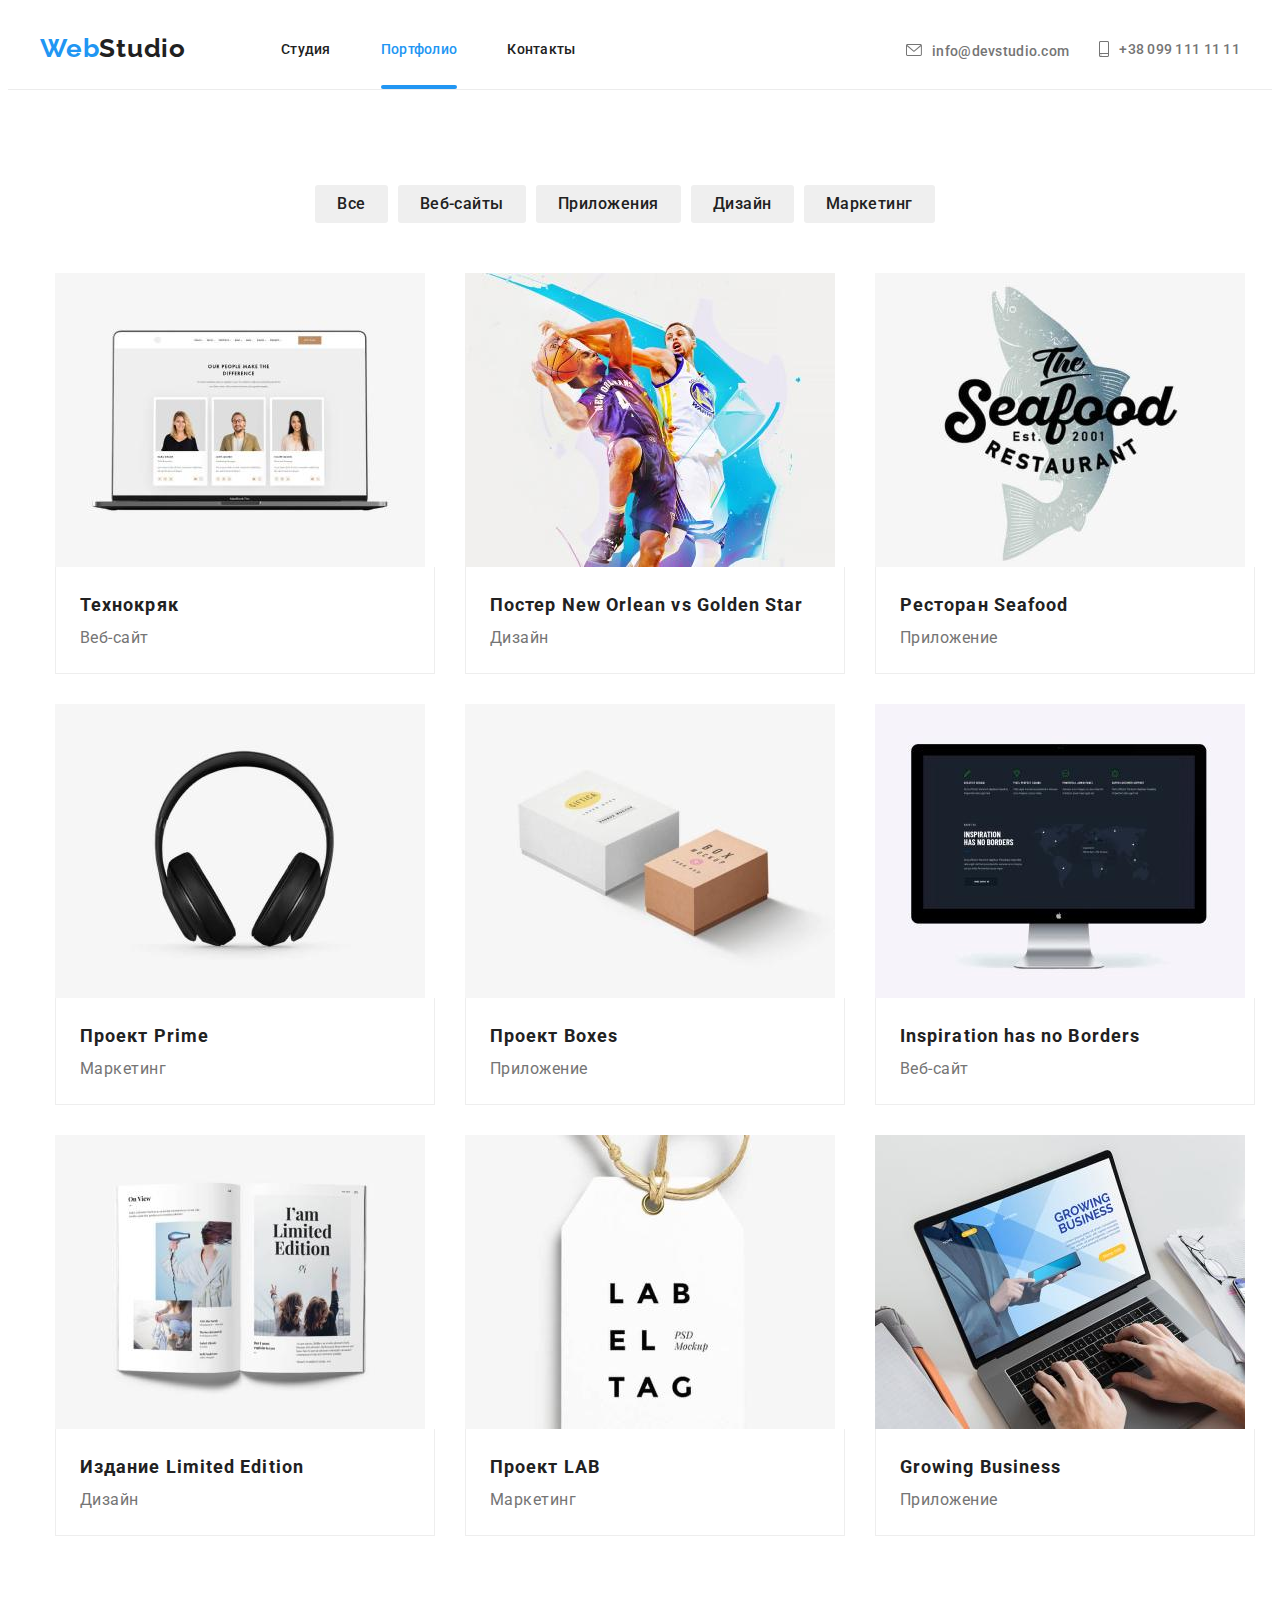
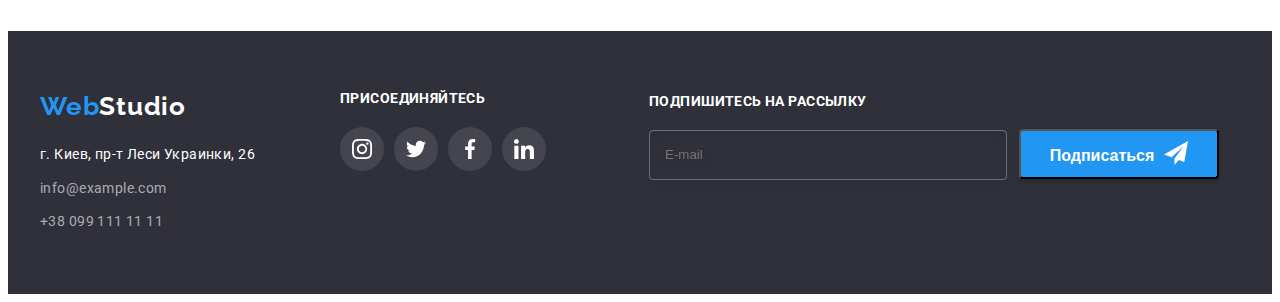
<file: portfolio.html>
<!DOCTYPE html>
<html lang="ru">
  <head>
    <meta charset="UTF-8" />
    <meta http-equiv="X-UA-Compatible" content="IE=edge" />
    <meta name="viewport" content="width=device-width, initial-scale=1.0" />
    <title lang="en">WebStudio</title>
    <link rel="preconnect" href="https://fonts.googleapis.com" />
    <link rel="preconnect" href="https://fonts.gstatic.com" crossorigin />
    <link href="https://fonts.googleapis.com/css2?family=Raleway:wght@700&display=swap" rel="stylesheet" />
    <link rel="preconnect" href="https://fonts.googleapis.com" />
    <link rel="preconnect" href="https://fonts.gstatic.com" crossorigin />
    <link href="https://fonts.googleapis.com/css2?family=Roboto:wght@400;500;700;900&display=swap" rel="stylesheet" />
    <link rel="stylesheet" href="https://cdnjs.cloudflare.com/ajax/libs/modern-normalize/1.1.0/modern-normalize.min.css"
      integrity="sha512-wpPYUAdjBVSE4KJnH1VR1HeZfpl1ub8YT/NKx4PuQ5NmX2tKuGu6U/JRp5y+Y8XG2tV+wKQpNHVUX03MfMFn9Q=="
      crossorigin="anonymous" referrerpolicy="no-referrer" />
    <link rel="stylesheet" href="./css/main.min.css">
  </head>
  <body>
    <header class="header">
      <div class="container header-container">
        <nav class="header-container">
          <a href="https://uk.wikipedia.org/wiki/%D0%92%D0%B5%D0%B1" target="_blank" rel="noopener noreferrer"
            class="logo link">Web<span class="logo-black">Studio</span></a>
          <ul class="list menu-list">
            <li class="menu-item">
              <a class="menu link" href="./index.html">Студия</a>
            </li>
            <li class="menu-item">
              <a class="menu link current" href="./portfolio.html" rel="noopener noreferrer">Портфолио</a>
            </li>
            <li class="menu-item">
              <a class="menu link" href="./contacts.html" rel="noopener noreferrer">Контакты</a>
            </li>
          </ul>
        </nav>
        <ul class="header-conect list">
          <li class="header-mailto">
            <a class="header-contact link" href="mailto:info@example.com">
              <svg class="header-icon mailto" width="16px" height="12px">
                <use href="./img/icons.svg#icon-envelope"></use>
              </svg>info@devstudio.com</a>
        
          </li>
          <li class="header-tel">
            <a class="header-contact link" href="tel:++380991111111"><svg class="header-icon header-mailto" width="10px"
                height="16px">
                <use href="./img/icons.svg#icon-smartphone"></use>
              </svg>+38 099 111 11 11</a>
        
          </li>
        </ul>
      </div>
    </header>
    <main>
      <section class="portfolio">
        <div class="container">
        <div class="portfolio-btn">
        <ul class="list portfolio-list">
          <li class="filtered">
            <button type="button" class="filter link">Все</button>
          </li>
          <li class="filtered">
            <button type="button" class="filter link">Веб-сайты</button>
          </li>
          <li class="filtered">
            <button type="button" class="filter link">Приложения</button>
          </li>
          <li class="filtered">
            <button type="button" class="filter link">Дизайн</button>
          </li>
          <li class="filtered">
            <button type="button" class="filter link">Маркетинг</button>
          </li>
        </ul>
        </div>
        <div class="container portfolio-container">
        <ul class="portfolio-list list">
          <li class="project">
            <div class="project-img-wrap">
            <img src="./img/project(1)(1).jpg" alt="Ноутбук с включенным веб-сайтом" width="370" height="294" />
            <p class="project-img-text">Ресурс предлагает комплексные предложения с разным уровнем функционала и сервисов. Все это позволит посетителю получить
            исчерпывающие сведения о компании или частном лице.</p>
            </div>
            <div class="img-description">
            <h3 class="proj-name">Технокряк</h3>
            <p class="proj-text">Веб-сайт</p>
            </div>
          </li>
          <li class="project">
            <img src="./img/project(2)(1).jpg" alt="Постер New Orlean vs Golden Star" width="370" height="294" />
            <div class="img-description">
            <h3 class="proj-name" lang="eu">
              Постер New Orlean vs Golden Star
            </h3>
            <p class="proj-text">Дизайн</p>
            </div>
          </li>
          <li class="project">
            <img src="./img/project(3)(1).jpg" alt="Логотип ресторана Seafood" width="370" height="294" />
            <div class="img-description">
            <h3 class="proj-name" lang="eu">Ресторан Seafood</h3>
            <p class="proj-text">Приложение</p>
            </div>
          </li>
          <li class="project">
            <img src="./img/project(4)(1).jpg" alt="Безпроводные наушники" width="370" height="294" />
            <div class="img-description">
            <h3 class="proj-name" lang="eu">Проект Prime</h3>
            <p class="proj-text">Маркетинг</p>
            </div>
          </li>
          <li class="project">
            <img src="./img/project(5)(1).jpg" alt="Две коробки с надписями" width="370" height="294" />
            <div class="img-description">
            <h3 class="proj-name" lang="eu">Проект Boxes</h3>
            <p class="proj-text">Приложение</p>
            </div>
          </li>
          <li class="project">
            <img src="./img/project(6)(1).jpg" alt="Макбук на котором включенный проект" width="370" height="294" />
            <div class="img-description">
            <h3 class="proj-name" lang="eu">Inspiration has no Borders</h3>
            <p class="proj-text">Веб-сайт</p>
            </div>
          </li>
          <li class="project">
            <img src="./img/project(7)(1).jpg" alt="Открытая книга" width="370" height="294" />
            <div class="img-description">
            <h3 class="proj-name" lang="eu">Издание Limited Edition</h3>
            <p class="proj-text">Дизайн</p>
            </div>
          </li>
          <li class="project">
            <img src="./img/project(8)(1).jpg" alt="Брелок с надписью" width="370" height="294" />
            <div class="img-description">
            <h3 class="proj-name" lang="eu">Проект LAB</h3>
            <p class="proj-text">Маркетинг</p>
            </div>
          </li>
          <li class="project">
            <img src="./img/project(9)(1).jpg" alt="Человек работает за ноутбуком" width="370" height="294" />
            <div class="img-description">
            <h3 class="proj-name" lang="eu">Growing Business</h3>
            <p class="proj-text">Приложение</p>
            </div>
          </li>
        </ul>
        </div>
        </div>
      </section>
    </main>
    <footer class="footer">
      <div class="container footer-container">
        <address class="footer-contact">
          <a href="https://uk.wikipedia.org/wiki/%D0%92%D0%B5%D0%B1" target="_blank" rel="noopener noreferrer"
            class="footer-logo link">Web<span class="logo-white">Studio</span></a>
          <div class="map">
            <a href="https://goo.gl/maps/b4mxkCM2vyuj6qED6" target="_blank" class="address link">г. Киев, пр-т Леси
              Украинки, 26</a>
          </div>
          <div class="mail">
            <a href="mailto:info@example.com" class="footer-contact link">info@example.com</a>
          </div>
          <div class="tel">
            <a href="tel:++380991111111" class="footer-contact link">+38 099 111 11 11</a>
          </div>
        </address>
        <div class="footer-social">
          <p class="footer-socials">присоединяйтесь</p>
          <ul class="master-social list footer-social-list">
            <li class="footer-social-item">
              <a href="" class="footer-social-link">
                <svg class="footer-social-icon" width="20px" height="20px">
                  <use href="./img/icons.svg#icon-instagram2"></use>
                </svg>
              </a>
            </li>
            <li class="footer-social-item">
              <a href="" class="footer-social-link">
                <svg class="footer-social-icon" width="20px" height="20px">
                  <use href="./img/icons.svg#icon-twitter1"></use>
                </svg>
              </a>
            </li>
            <li class="footer-social-item">
              <a href="" class="footer-social-link">
                <svg class="footer-social-icon" width="20px" height="20px">
                  <use href="./img/icons.svg#icon-facebook1"></use>
                </svg>
              </a>
            </li>
            <li class="footer-social-item">
              <a href="" class="footer-social-link">
                <svg class="footer-social-icon" width="20px" height="20px">
                  <use href="./img/icons.svg#icon-linkedin1"></use>
                </svg>
              </a>
            </li>
          </ul>
        </div>
        <div class="footer_subscribe">
          <label class="footer-label">
            <b class="footer-socials">Подпишитесь на рассылку</b>
            <input type="email" name="user_email" placeholder="E-mail" lang="en" class="label_input">
          </label>
          <button type="button" class="footer_subscribe_btn">Подписаться
            <svg class="footer_button" width="px" height=px>
              <use href="./img/icons.svg#icon-icon_send"></use>
            </svg>
          </button>
        </div>
      </div>
    </footer>
  </body>
</html>
</file>
<file: css/main.min.css>
:root{--header-nav-color: #212121;--header-a-color: #757575;--logo-color: #2196f3;--main-h-color: #212121;--main-p-color: #757575;--footer-addres-color: #ffffff;--footer-a-color: rgba(255, 255, 255, 0.6);--accent-color: #2196f3}.visually-hidden{position:absolute;width:1px;height:1px;margin:-1px;padding:0;white-space:nowrap;clip-path:inset(100%);clip:rect(0 0 0 0);overflow:hidden}body{font-family:"Roboto", sans-serif;background-color:#ffffff}.list{list-style:none}.link{text-decoration:none}.link:hover,.link:focus{color:var(--accent-color)}p,h1,h2,h3,h4,h5,h6{margin:0}ul{margin:0;padding:0}button{cursor:pointer}img{display:block;max-width:100%}.container{width:1200px;padding-left:15px;padding-right:15px;margin:0 auto}.title{font-weight:700;font-size:36px;line-height:1.17;text-align:center;letter-spacing:0.03em;color:var(--main-h-color);margin-bottom:50px}.social-link{width:100%;height:100%;border-radius:50%;display:flex;align-items:center;justify-content:center;color:#757575;transition:cubic-bezier(0.4, 0, 0.2, 1) 250ms;fill:#afb1b8}.social-link:hover,.social-link:focus{background-color:#2196f3;fill:#ffffff}.footer-social-link{width:100%;height:100%;border-radius:50%;display:flex;align-items:center;justify-content:center;background-color:rgba(255,255,255,0.1);transition:background-color cubic-bezier(0.4, 0, 0.2, 1) 250ms,fill cubic-bezier(0.4, 0, 0.2, 1) 250ms}.footer-social-link:hover,.footer-social-link:focus{background-color:#2196f3;fill:#ffffff}.backdrop{position:fixed;top:0;left:0;width:100vw;height:100vh;background-color:rgba(0,0,0,0.5);transition:opacity 500ms linear, visibility 500ms linear}.backdrop.is-hidden{opacity:0;visibility:hidden;pointer-events:none}.modal{position:absolute;top:50%;left:50%;transform:translate(-50%, -50%);width:528px;height:580px;background-color:#fff;padding:40px}.modal-close-btn{position:absolute;top:8px;right:8px;display:flex;justify-content:center;align-items:center;width:30px;height:30px;border-radius:50%;border:1px solid rgba(0,0,0,0.1);background-color:transparent;padding:0;cursor:pointer;transition:border-color 250ms cubic-bezier(0.4, 0, 0.2, 1)}.modal-close-btn:hover,.modal-close-btn:focus{border-color:#2196f3;fill:#2196f3}.modal_form_message{font-size:20px;line-height:23px;text-align:center;letter-spacing:0.03em;color:#212121;transition:border-color 250ms cubic-bezier(0.4, 0, 0.2, 1)}.contact-form-field{display:block;margin-top:15px;margin-bottom:10px;font-weight:400;font-size:12px;line-height:14px;letter-spacing:0.01em;color:#757575}.contact-form-input-wrapper{position:relative;display:block;margin-top:6px}.contact-form-input{width:100%;height:40px;padding-left:42px;border:1px solid rgba(33,33,33,0.2);border-radius:4px;transition:border-color 250ms cubic-bezier(0.4, 0, 0.2, 1),fill 250ms cubic-bezier(0.4, 0, 0.2, 1)}.contact-form-input:focus,.contact-form-input:hover{outline:none;border-color:var(--accent-color);fill:var(--accent-color)}.contact-form-icon{position:absolute;top:50%;left:15px;transform:translateY(-50%);display:block;transition:border-color 250ms cubic-bezier(0.4, 0, 0.2, 1),fill 250ms cubic-bezier(0.4, 0, 0.2, 1)}.contact-form-input:focus+.contact-form-icon,.contact-form-input:hover+.contact-form-icon{outline:none;border-color:var(--accent-color);fill:var(--accent-color)}.contact-form-message{width:100%;height:100px;margin-top:6px;padding:12px 16px;resize:none;border-radius:4px;transition:border-color 250ms linear;border:1px solid rgba(33,33,33,0.2);box-sizing:border-box}.contact-form-message::placeholder{color:rgba(117,117,117,0.5)}.contact-form-message:focus,.contact-form-message:hover{outline:none;border-color:var(--accent-color);fill:var(--accent-color)}.contact-form-checkbox-wrapper{margin-bottom:20px}.contact-form-checkbox-label{display:flex;align-items:center;font-size:14px;margin-top:20px;margin-left:15px}.contact-form-checkbox-label::before{display:inline-block;width:16px;height:15px;border:1px solid #212121;border-radius:2px;cursor:pointer;content:'';margin-right:10px}.contact-form-checkbox:focus+.contact-form-checkbox-label::before{border:1px solid var(--accent-color)}.contact-form-checkbox:checked+.contact-form-checkbox-label::before{background-color:var(--accent-color);border:1px solid var(--accent-color);background-image:url("../img/checkbox.svg");justify-content:center;background-repeat:no-repeat;background-position:center}.contact-form-submit-btn{display:block;margin:0 auto;min-width:200px;height:50px;border:1px solid var(--accent-color);border-radius:4px;background-color:#2196F3;color:#fff;font-weight:600;line-height:1.33;letter-spacing:0.06em}.contact-form-submit-btn:hover,.contact-form-submit-btn:focus{background:#188ce8}.checkbox_link{color:#2196f3}.logo{font-family:Raleway;font-weight:700;font-size:26px;line-height:1.19;letter-spacing:0.03em;color:var(--logo-color);margin-right:95px}.logo-black{color:var(--header-nav-color)}.logo-white{color:var(--footer-addres-color)}.footer-logo{font-family:Raleway;font-weight:700;font-size:26px;line-height:1.19;letter-spacing:0.03em;color:#2196f3}.header{padding-top:25px;padding-bottom:25px;border-bottom:1px solid #ececec}.header-contact{font-weight:500;font-size:14px;line-height:1.14;letter-spacing:0.02em;color:var(--header-a-color);fill:#757575;transition:color cubic-bezier(0.4, 0, 0.2, 1) 250ms,fill cubic-bezier(0.4, 0, 0.2, 1) 250ms}.header-contact:hover,.header-contact:focus{color:var(--accent-color);fill:var(--accent-color)}.header-mailto{position:relative;top:0.15em}.header-conect{margin-left:auto;display:flex}.header-tel{margin-left:30px}.header-icon{margin-right:10px}.menu{font-weight:500;font-size:14px;line-height:1.14;letter-spacing:0.02em;color:var(--header-nav-color);position:relative}.menu.current::after{content:"";width:100%;position:absolute;height:4px;border-radius:2px;bottom:-32px;display:block;background-color:#2196f3}.current{color:var(--accent-color)}.header-container{display:flex;align-items:center}.menu-list{display:flex}.menu-item:not(last-child){margin-right:50px}.hero{padding-top:200px;padding-bottom:210px;background-image:linear-gradient(rgba(47,48,58,0.4), rgba(47,48,58,0.4)),url(../img/hero-bg.jpg);background-color:#2f303a;background-repeat:no-repeat;background-size:cover;background-position:center;max-width:1600px;margin:0 auto}.hero-text{font-weight:900;font-size:44px;line-height:1.36;text-align:center;letter-spacing:0.06em;text-transform:uppercase;color:var(--footer-addres-color);max-width:700px;margin:0 auto;margin-bottom:40px}.hero-btn{font-family:Roboto, sans-serif;font-weight:700;font-size:16px;line-height:1.87;display:flex;align-items:center;text-align:center;letter-spacing:0.06em;color:var(--footer-addres-color);background-color:var(--accent-color);padding-left:32px;padding-top:10px;padding-bottom:10px;padding-right:32px;margin:0 auto;border:none;box-shadow:0px 4px 4px rgba(0,0,0,0.15);border-radius:4px}.hero-btn:active{box-shadow:none}.hero-btn:hover,.hero-btn:focus{background:#188ce8}.feature-title{font-weight:700;font-size:14px;line-height:1.14;letter-spacing:0.03em;text-transform:uppercase;color:var(--main-h-color)}.feature-text{font-size:14px;line-height:1.71;letter-spacing:0.03em;color:var(--main-p-color)}.feature-list{display:flex}.feature-container{padding-top:95px;padding-bottom:95px}.feature-title{margin-bottom:10px}.feature-containers{max-width:270px}.feature-containers:not(last-child){margin-right:30px}.feature-img{padding:25px 100px;background:#f5f4fa;margin-bottom:30px}.work-container{display:flex}.work{padding-bottom:95px}.work-img-text{font-weight:700;font-size:14px;line-height:1.14;text-align:center;letter-spacing:0.03em;text-transform:uppercase;color:#ffffff;position:absolute;bottom:0;left:0;background:rgba(47,48,58,0.8);padding-top:27px;padding-bottom:27px;width:100%;justify-content:center}.img-work{position:relative}.img-work:not(last-shild){margin-right:30px}.name{margin-bottom:10px;font-weight:500;font-size:16px;line-height:1.19;letter-spacing:0.03em;text-align:center;color:var(--main-h-color)}.profession{font-size:16px;line-height:1.19;letter-spacing:0.03em;text-align:center;color:var(--main-p-color);margin-bottom:30px}.main-container{display:flex;margin-left:-30px;margin-top:50px}.main-img{flex-basis:calc((100% - 4 * 30px) / 4);margin-left:30px;background:#ffffff;box-shadow:0px 1px 3px rgba(0,0,0,0.12),0px 1px 1px rgba(0,0,0,0.14),0px 2px 1px rgba(0,0,0,0.2);border-radius:0px 0px 4px 4px}.team{padding-top:95px;padding-bottom:95px;background:#f5f4fa}.main-info{padding-bottom:30px;padding-top:30px}.social-item{width:44px;height:44px;margin-right:10px}.social-list{display:flex;justify-content:center}.clients{padding-top:95px;padding-bottom:95px}.clients-title{font-weight:700;font-size:36px;line-height:1.16;text-align:center;letter-spacing:0.03em;color:#212121;margin-bottom:50px}.clients-container{display:flex;justify-content:center}.clients-link{width:170px;height:90px;display:flex;align-items:center;justify-content:center;background-color:rgba(255,255,255,0.1);margin-right:30px;border:1px solid #afb1b8;border-radius:4px;transition:border-color 250ms cubic-bezier(0.4, 0, 0.2, 1),fill 250ms cubic-bezier(0.4, 0, 0.2, 1);fill:#afb1b8}.clients-link:hover,.clients-link:focus{fill:var(--accent-color);border-color:var(--accent-color)}.clients-list{display:flex}.footer-contact{font-size:14px;font-style:normal;line-height:1.71;letter-spacing:0.03em;color:rgba(255,255,255,0.6);min-width:230px;margin-right:70px}.footer{background-color:#2f303a;padding-top:60px;padding-bottom:60px}.address{font-size:14px;line-height:1.71;letter-spacing:0.03em;color:var(--footer-addres-color)}.map{margin-top:20px}.mail{margin-bottom:10px;margin-top:10px}.footer-container{display:flex}.footer-social-list{display:flex}.footer-social-item{width:44px;height:44px;margin-right:10px}.footer-socials{margin-bottom:20px;font-weight:700;font-size:14px;line-height:1.14;letter-spacing:0.03em;text-transform:uppercase;color:#ffffff}.footer-social-icon{fill:#ffffff}.label_input{width:100%;height:50px;margin-top:20px;border:1px solid rgba(255,255,255,0.3);box-sizing:border-box;filter:drop-shadow(0px 4px 4px rgba(0,0,0,0.15));border-radius:4px;background-color:transparent;color:#ffffff;padding:15px;transition:border-color 250ms cubic-bezier(0.4, 0, 0.2, 1)}.label_input:hover,.label_input:focus{border-color:var(--accent-color)}.footer-label{margin-right:12px;width:358px}.footer_subscribe{display:flex;margin-left:93px}.footer_subscribe_btn{width:200px;height:50px;margin-top:38px;background:#2196F3;box-shadow:0px 4px 4px rgba(0,0,0,0.15);border-radius:4px;color:#FFFFFF;font-weight:700;font-size:16px;line-height:1.87;display:flex;justify-content:center;padding-top:10px;transition:border-color 250ms cubic-bezier(0.4, 0, 0.2, 1)}.footer_subscribe_btn:hover,.footer_subscribe_btn:focus{border-color:var(--accent-color)}.footer_button{width:24px;height:24px;margin-left:10px}.proj-name{font-weight:700;font-size:18px;line-height:2;letter-spacing:0.06em;color:var(--main-h-color)}.proj-text{font-size:16px;line-height:1.87;letter-spacing:0.03em;color:var(--main-p-color)}.filter{font-family:Roboto;border:none;font-weight:500;font-size:16px;line-height:1.62;letter-spacing:0.03em;color:var(--main-h-color);border-radius:3px;padding:6px 22px}.filter:hover,.filter:focus{background-color:var(--accent-color);color:var(--footer-addres-color);cursor:pointer;box-shadow:0px 3px 1px rgba(0,0,0,0.1),0px 1px 2px rgba(0,0,0,0.08),0px 2px 2px rgba(0,0,0,0.12);border-radius:4px;transition:cubic-bezier(0.4, 0, 0.2, 1) 250ms}.filters{width:611px;height:54px;left:495px;top:174px}.filtered:not(:last-child){margin-right:10px}.portfolio-btn{border-radius:4px;border-color:#f5f4fa;margin-bottom:50px;display:flex;text-align:center;justify-content:center;height:38px}.portfolio-list{display:flex;flex-wrap:wrap;margin-left:-30px;margin-bottom:-30px}.project{margin-bottom:30px;flex-basis:calc((100% - 90px) / 3);margin-left:30px;transition:box-shadow 250ms cubic-bezier(0.4, 0, 0.2, 1)}.project:hover,.project:focus{box-shadow:0px 1px 1px rgba(0,0,0,0.12),0px 4px 4px rgba(0,0,0,0.06),1px 4px 6px rgba(0,0,0,0.16)}.img-description{border-bottom:1px solid #eeeeee;border-right:1px solid #eeeeee;border-left:1px solid #eeeeee;padding:20px 24px}.portfolio{padding:95px 0}.portfolio-container{margin-top:30px}.project-img-text{position:absolute;top:0;left:0;color:#ffffff;line-height:1.5;background:rgba(33,150,243,0.9);padding:60px 40px;height:100%;transform:translateY(100%);transition:transform 250ms linear;font-size:18px;letter-spacing:0.03em}.project:hover .project-img-text{transform:translateY(0)}.project-img-wrap{position:relative;overflow:hidden}
/*# sourceMappingURL=main.min.css.map */
</file>
